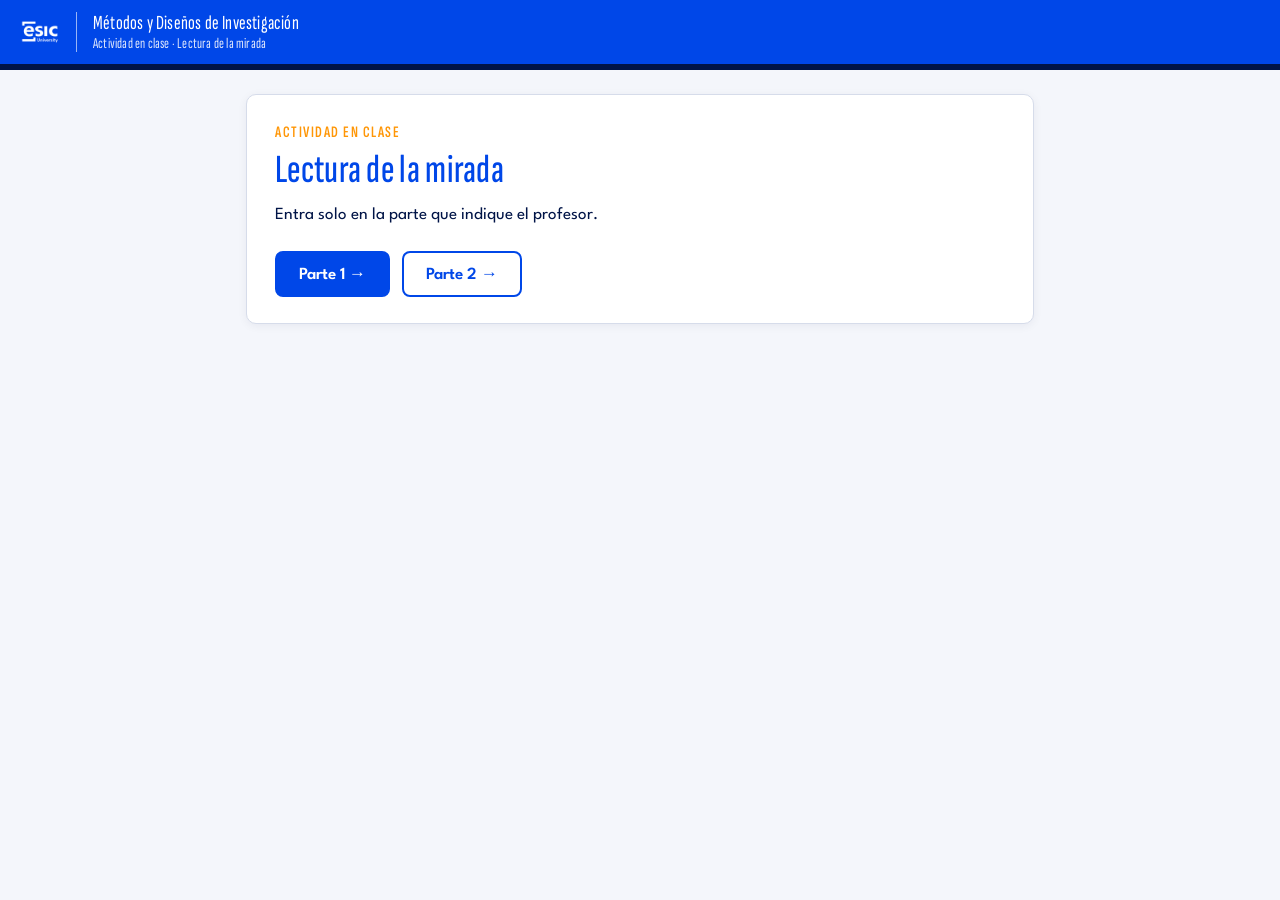
<file: index.html>
<!doctype html>
<html lang="es">
<head>
<meta charset="utf-8">
<meta name="viewport" content="width=device-width,initial-scale=1">
<meta name="robots" content="noindex">
<title>Lectura de la mirada · ESIC University</title>
<link rel="icon" href="img/logo-esic-azul.png">
<link rel="stylesheet" href="css/estilos.css">
</head>
<body>
<header class="cabecera">
  <img src="img/logo-esic-blanco.png" alt="ESIC University">
  <div class="sep"></div>
  <div class="asig"><span id="asig"></span><small id="tema"></small></div>
</header>
<div class="franja"></div>
<main>
  <section class="tarjeta">
    <div class="paso">Actividad en clase</div>
    <h1>Lectura de la mirada</h1>
    <p>Entra solo en la parte que indique el profesor.</p>
    <div class="botones">
      <button onclick="location.href='fase1.html'">Parte 1 →</button>
      <button class="secundario" onclick="location.href='fase2.html'">Parte 2 →</button>
    </div>
  </section>
</main>
<script src="js/config.js"></script>
<script src="js/comun.js"></script>
</body>
</html>
</file>
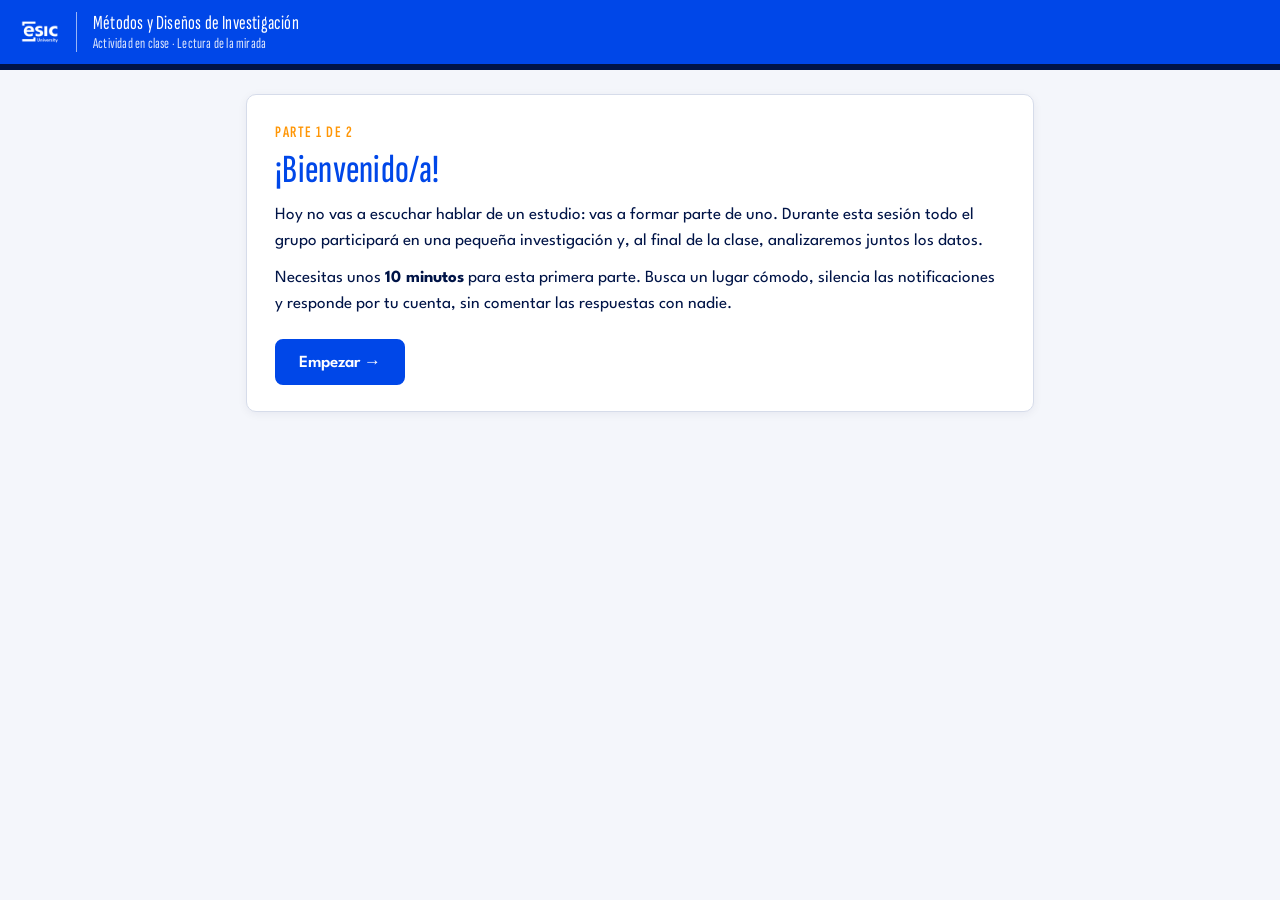
<file: fase1.html>
<!doctype html>
<html lang="es">
<head>
<meta charset="utf-8">
<meta name="viewport" content="width=device-width,initial-scale=1">
<meta name="robots" content="noindex">
<title>Lectura de la mirada · Parte 1 · ESIC University</title>
<link rel="icon" href="img/logo-esic-azul.png">
<link rel="stylesheet" href="css/estilos.css">
</head>
<body>
<header class="cabecera">
  <img src="img/logo-esic-blanco.png" alt="ESIC University">
  <div class="sep"></div>
  <div class="asig"><span id="asig"></span><small id="tema"></small></div>
</header>
<div class="franja"></div>

<main>
  <!-- 1. BIENVENIDA -->
  <section id="p-bienvenida" class="pantalla activa tarjeta">
    <div class="prueba-aviso modo-prueba oculto">Modo prueba: falta configurar la hoja de datos. Nada de lo que respondas se enviará.</div>
    <div class="paso">Parte 1 de 2</div>
    <h1>¡Bienvenido/a!</h1>
    <p>Hoy no vas a escuchar hablar de un estudio: vas a formar parte de uno. Durante esta sesión todo el grupo participará en una pequeña investigación y, al final de la clase, analizaremos juntos los datos.</p>
    <p>Necesitas unos <strong>10 minutos</strong> para esta primera parte. Busca un lugar cómodo, silencia las notificaciones y responde por tu cuenta, sin comentar las respuestas con nadie.</p>
    <div class="botones"><button onclick="mostrar('p-explicacion')">Empezar →</button></div>
  </section>

  <!-- 2. EXPLICACIÓN (sin describir variables ni hipótesis) -->
  <section id="p-explicacion" class="pantalla tarjeta">
    <div class="paso">Qué vas a hacer</div>
    <h2>Cómo funciona la actividad</h2>
    <ul>
      <li>Verás <strong>18 fotografías</strong> de la zona de los ojos de distintas personas.</li>
      <li>En cada una elegirás, entre cuatro palabras, la que mejor describe lo que esa persona está <strong>pensando o sintiendo</strong>.</li>
      <li>Si dudas, elige la que te parezca más adecuada. Puedes consultar el significado de las palabras, pero no hay límite de tiempo ni se muestran las respuestas correctas.</li>
      <li>Después, la aplicación te indicará qué hacer a continuación. Más tarde, en la misma clase, habrá una <strong>segunda parte</strong> parecida.</li>
    </ul>
    <p class="nota">Por razones metodológicas, algunos detalles de la actividad se explicarán al final de la sesión. No es un examen y no cuenta para la nota.</p>
    <div class="botones">
      <button class="secundario" onclick="mostrar('p-bienvenida')">← Atrás</button>
      <button onclick="mostrar('p-consentimiento')">Continuar →</button>
    </div>
  </section>

  <!-- 3. CONSENTIMIENTO INFORMADO -->
  <section id="p-consentimiento" class="pantalla tarjeta">
    <div class="paso">Antes de empezar</div>
    <h2>Consentimiento informado</h2>
    <div class="consent">
      <p><strong>Finalidad.</strong> Esta actividad tiene una finalidad exclusivamente docente: aprender, con datos reales del grupo, cómo se diseña y se analiza una investigación en Psicología.</p>
      <p><strong>Voluntariedad.</strong> Participar es voluntario. Puedes no participar o dejarlo en cualquier momento sin dar explicaciones y sin ninguna consecuencia académica. Tus respuestas no influyen en la calificación.</p>
      <p><strong>Datos.</strong> No se registra tu nombre. Usarás un código personal que solo tú conoces. Se guardan tus respuestas, el tiempo de respuesta, el sexo (opcional) y la zona del aula en la que estás sentado/a.</p>
      <p><strong>Confidencialidad.</strong> Solo <span id="responsable"></span> tiene acceso a los datos individuales. En clase solo se mostrarán resultados de grupo. Los datos se borrarán al terminar el curso académico.</p>
      <p><strong>Tus derechos.</strong> Puedes pedir que se eliminen tus datos indicando tu código<span id="contacto"></span>.</p>
      <p><strong>Riesgos.</strong> La tarea consiste en mirar fotografías y elegir palabras; no se prevén riesgos ni molestias más allá de los de una actividad habitual de clase.</p>
    </div>
    <label class="check"><input type="checkbox" id="acepto"> <span>He leído la información, tengo 18 años o más y <strong>acepto participar</strong> voluntariamente.</span></label>
    <div class="botones">
      <button id="btn-acepto" disabled>Acepto y continúo →</button>
      <button class="secundario" id="btn-no">No deseo participar</button>
    </div>
  </section>

  <!-- 4. CÓDIGO PERSONAL -->
  <section id="p-codigo" class="pantalla tarjeta">
    <div class="paso">Tu código personal</div>
    <h2>Crea tu código</h2>
    <p>Lo necesitarás en la segunda parte para unir tus respuestas sin usar tu nombre. Se forma así:</p>
    <div class="ejemplo"><strong>Inicial de tu nombre + inicial de tu primer apellido + día de tu nacimiento (dos cifras).</strong><br>
      Ejemplo: <em>Elena Rodríguez</em>, nacida el día <em>16</em> → <strong>ER16</strong>. Nacida el día 3 → <strong>ER03</strong>.</div>
    <label class="campo">Código
      <input type="text" id="codigo" maxlength="4" autocomplete="off" autocapitalize="characters" placeholder="ER16"></label>
    <div class="error" id="err-codigo"></div>
    <label class="campo">Sexo (opcional)
      <select id="sexo">
        <option value="">Prefiero no responder</option>
        <option value="mujer">Mujer</option>
        <option value="hombre">Hombre</option>
        <option value="otro">Otro</option>
      </select></label>
    <div class="botones"><button id="btn-codigo">Continuar →</button></div>
  </section>

  <!-- 5. INSTRUCCIONES DE LA PRUEBA -->
  <section id="p-instr" class="pantalla tarjeta">
    <div class="paso">Parte 1</div>
    <h2>Instrucciones</h2>
    <p>Para cada fotografía, toca la palabra que mejor describe lo que la persona está <strong>pensando o sintiendo</strong> y pulsa <em>Siguiente</em>.</p>
    <p>Fíjate solo en la mirada. Si varias palabras te parecen posibles, elige la que mejor encaje. No puedes volver atrás.</p>
    <div class="botones"><button id="btn-empezar">Empezar las fotografías →</button></div>
  </section>

  <!-- 6. PRUEBA -->
  <section id="p-prueba" class="pantalla tarjeta"><div id="prueba"></div></section>

  <!-- 7. ZONA DEL AULA -->
  <section id="p-aula" class="pantalla tarjeta">
    <div class="paso" id="paso-aula">Último paso</div>
    <h2>¿Dónde estás sentado/a?</h2>
    <p>Toca la fila y el lado en el que estás <strong>ahora mismo</strong>, mirando hacia la pizarra.</p>
    <div class="aula" id="aula"></div>
    <div class="leyenda-sel" id="sel-aula"></div>
    <div class="botones"><button id="btn-aula" disabled>Confirmar mi sitio →</button></div>
  </section>

  <!-- 8. GRUPO ASIGNADO -->
  <section id="p-grupo" class="pantalla tarjeta">
    <div class="grupo">
      <div class="paso">Tu grupo es el</div>
      <div class="letra" id="g-letra">A</div>
      <p><strong>Recuerda la letra:</strong> la necesitarás en la segunda parte.</p>
      <div class="accion" id="g-accion"></div>
      <p class="nota" id="g-texto" style="margin-top:14px"></p>
      <p class="nota">Deja esta página abierta hasta ver «Respuestas guardadas».</p>
    </div>
    <div class="estado" id="estado"></div>
  </section>
</main>

<script src="js/config.js"></script>
<script src="js/items.js"></script>
<script src="js/comun.js"></script>
<script>
(function () {
  const C = window.CONFIG;
  const D = { id: nuevoId("pre"), sesion: C.SESION, fase: "pre", forma: "A", fecha_inicio: new Date().toISOString() };
  let consiente = false, sitio = null;

  $("#responsable").textContent = C.RESPONSABLE;
  if (C.CONTACTO) $("#contacto").textContent = " a " + C.CONTACTO;

  $("#acepto").addEventListener("change", e => $("#btn-acepto").disabled = !e.target.checked);
  $("#btn-acepto").addEventListener("click", () => { consiente = true; mostrar("p-codigo"); });
  $("#btn-no").addEventListener("click", () => {
    consiente = false;
    $("#paso-aula").textContent = "No se guardará ningún dato tuyo";
    pintarAula(); mostrar("p-aula");
  });

  $("#btn-codigo").addEventListener("click", () => {
    const v = normalizarCodigo($("#codigo").value);
    $("#codigo").value = v;
    if (!codigoValido(v)) { $("#err-codigo").textContent = "Revisa el formato: dos letras y dos cifras del 01 al 31 (p. ej., ER16)."; return; }
    $("#err-codigo").textContent = "";
    D.codigo = v; D.sexo = $("#sexo").value;
    memoria.set("codigo", v);
    mostrar("p-instr");
  });

  $("#btn-empezar").addEventListener("click", () => {
    mostrar("p-prueba");
    Prueba(window.FORMA_A, $("#prueba"), (r) => {
      D.aciertos_pre = r.aciertos; D.n_items = r.n_items; D.duracion_s = r.duracion_s; D.tr_mediana_ms = r.tr_mediana_ms;
      Object.assign(D, columnasItems(r.detalle));
      pintarAula(); mostrar("p-aula");
    });
  });

  /* ----- Mapa del aula: 5 filas delanteras (izq/der) + 5 filas de grada ----- */
  function pintarAula() {
    const fila = (zona, n) => `
      <button class="asiento" data-zona="${zona}" data-fila="${n}" data-lado="izquierda">Fila ${n} · izq.</button>
      <div class="pasillo"></div>
      <button class="asiento" data-zona="${zona}" data-fila="${n}" data-lado="derecha">Fila ${n} · der.</button>`;
    let h = `<div class="pizarra">PIZARRA</div><div class="orient"><span>← Izquierda</span><span>Derecha →</span></div>`;
    h += `<div class="filas">`;
    for (let i = 1; i <= 5; i++) h += fila("delante", i);
    h += `</div>`;
    $("#aula").innerHTML = h;
    $("#aula").querySelectorAll(".asiento").forEach(b => b.addEventListener("click", () => {
      $("#aula").querySelectorAll(".asiento").forEach(x => x.classList.remove("sel"));
      b.classList.add("sel");
      sitio = { lado: b.dataset.lado, zona: b.dataset.zona, fila: Number(b.dataset.fila) };
      $("#sel-aula").textContent = `Fila ${sitio.fila} · lado ${sitio.lado}`;
      $("#btn-aula").disabled = false;
    }));
  }

  $("#btn-aula").addEventListener("click", () => {
    if (!sitio) return;
    const grupo = sitio.lado === "izquierda" ? C.GRUPO_IZQUIERDA : C.GRUPO_DERECHA;
    const ins = C.INSTRUCCIONES_GRUPO[grupo];
    $("#g-letra").textContent = grupo;
    $("#g-accion").textContent = ins.sale ? "Sal del aula" : "Quédate en el aula";
    $("#g-accion").className = "accion " + (ins.sale ? "sale" : "queda");
    $("#g-texto").textContent = ins.texto;
    mostrar("p-grupo");
    if (!consiente) return;
    Object.assign(D, { lado: sitio.lado, zona: sitio.fila <= 2 ? "delante" : sitio.fila >= 4 ? "detras" : "medio", fila: sitio.fila,
      fila_global: sitio.fila,
      grupo_asignado: grupo, fecha_fin: new Date().toISOString(),
      movil: /Mobi|Android|iPhone/i.test(navigator.userAgent) ? 1 : 0 });
    memoria.set("pre_hecho", { codigo: D.codigo, sesion: C.SESION });
    enviar("pre", D, pintarEstado($("#estado")));
  });

  window.addEventListener("beforeunload", e => {
    if ((memoria.get("cola") || []).length) { e.preventDefault(); e.returnValue = ""; }
  });
})();
</script>
</body>
</html>
</file>
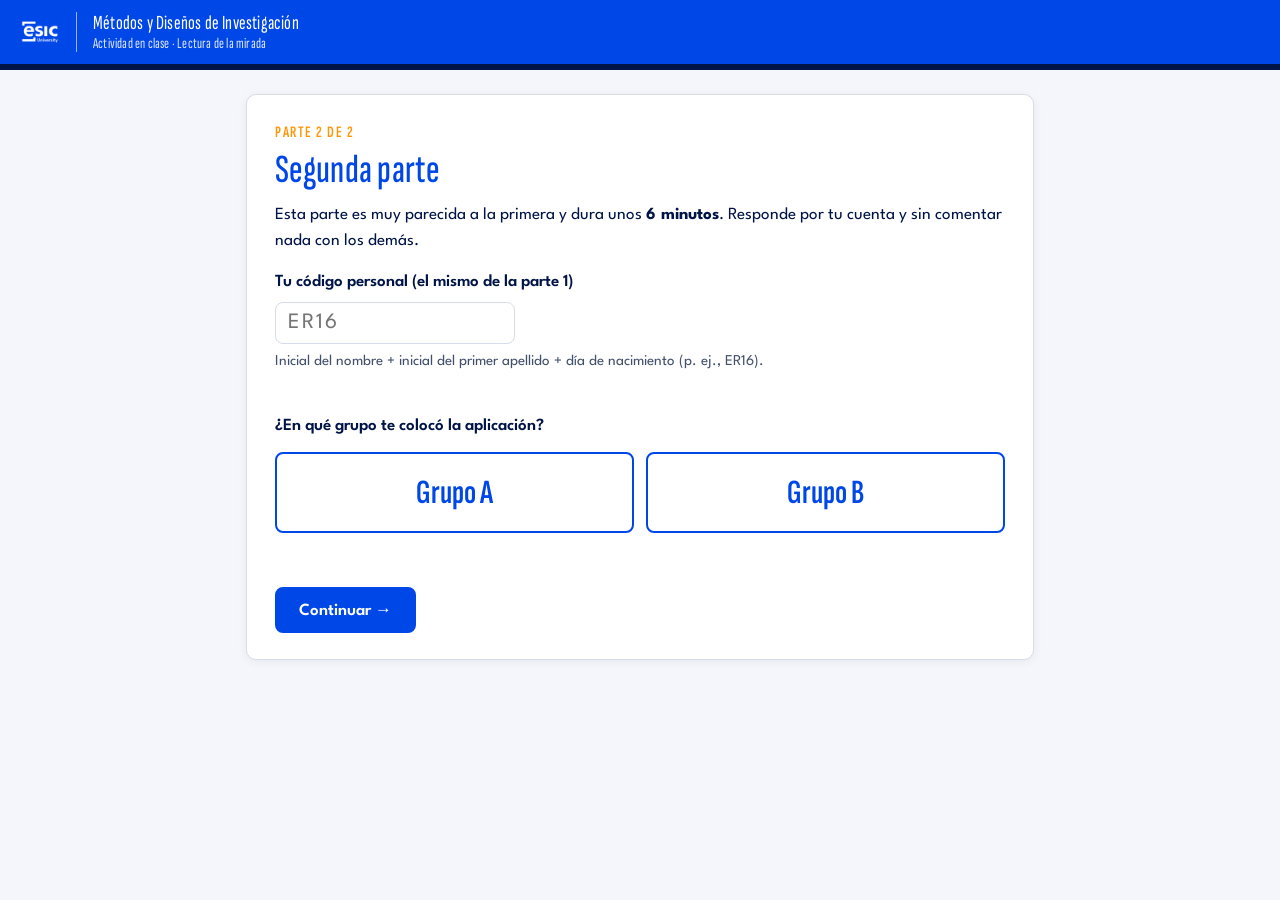
<file: fase2.html>
<!doctype html>
<html lang="es">
<head>
<meta charset="utf-8">
<meta name="viewport" content="width=device-width,initial-scale=1">
<meta name="robots" content="noindex">
<title>Lectura de la mirada · Parte 2 · ESIC University</title>
<link rel="icon" href="img/logo-esic-azul.png">
<link rel="stylesheet" href="css/estilos.css">
</head>
<body>
<header class="cabecera">
  <img src="img/logo-esic-blanco.png" alt="ESIC University">
  <div class="sep"></div>
  <div class="asig"><span id="asig"></span><small id="tema"></small></div>
</header>
<div class="franja"></div>

<main>
  <!-- 1. BIENVENIDA + CÓDIGO + GRUPO -->
  <section id="p-inicio" class="pantalla activa tarjeta">
    <div class="prueba-aviso modo-prueba oculto">Modo prueba: falta configurar la hoja de datos. Nada de lo que respondas se enviará.</div>
    <div class="paso">Parte 2 de 2</div>
    <h1>Segunda parte</h1>
    <p>Esta parte es muy parecida a la primera y dura unos <strong>6 minutos</strong>. Responde por tu cuenta y sin comentar nada con los demás.</p>
    <label class="campo">Tu código personal (el mismo de la parte 1)
      <input type="text" id="codigo" maxlength="4" autocomplete="off" autocapitalize="characters" placeholder="ER16"></label>
    <div class="nota">Inicial del nombre + inicial del primer apellido + día de nacimiento (p. ej., ER16).</div>
    <div class="error" id="err-codigo"></div>
    <div class="campo" style="margin-top:18px">¿En qué grupo te colocó la aplicación?</div>
    <div class="grupo-btns">
      <button type="button" data-g="A">Grupo A</button>
      <button type="button" data-g="B">Grupo B</button>
    </div>
    <div class="error" id="err-grupo"></div>
    <div class="botones"><button id="btn-inicio">Continuar →</button></div>
  </section>

  <!-- 2. INSTRUCCIONES -->
  <section id="p-instr" class="pantalla tarjeta">
    <div class="paso">Parte 2</div>
    <h2>Instrucciones</h2>
    <p>Igual que antes: verás <strong>18 fotografías nuevas</strong>. Para cada una, toca la palabra que mejor describe lo que la persona está <strong>pensando o sintiendo</strong> y pulsa <em>Siguiente</em>.</p>
    <p>Fíjate solo en la mirada. No puedes volver atrás.</p>
    <div class="botones"><button id="btn-empezar">Empezar las fotografías →</button></div>
  </section>

  <!-- 3. PRUEBA -->
  <section id="p-prueba" class="pantalla tarjeta"><div id="prueba"></div></section>

  <!-- 4. PREGUNTA FINAL -->
  <section id="p-final" class="pantalla tarjeta">
    <div class="paso">Una última pregunta</div>
    <h2>Mientras estabais separados…</h2>
    <p>Desde que terminaste la parte 1, ¿has hablado con alguien <strong>del otro grupo</strong> sobre las fotografías o sobre lo que estabais haciendo?</p>
    <div class="si-no">
      <button type="button" data-v="no">No</button>
      <button type="button" data-v="si">Sí</button>
    </div>
    <div class="botones"><button id="btn-enviar" disabled>Enviar mis respuestas →</button></div>
  </section>

  <!-- 5. GRACIAS -->
  <section id="p-gracias" class="pantalla tarjeta">
    <div class="grupo">
      <div class="paso">Has terminado</div>
      <h1>¡Gracias!</h1>
      <p id="msg-final"></p>
      <p class="nota">Al final de la clase veremos juntos los resultados y descubriremos qué estábamos investigando.</p>
    </div>
    <div class="estado" id="estado"></div>
  </section>
</main>

<script src="js/config.js"></script>
<script src="js/items.js"></script>
<script src="js/comun.js"></script>
<script>
(function () {
  const C = window.CONFIG;
  const D = { id: nuevoId("post"), sesion: C.SESION, fase: "post", forma: "B", fecha_inicio: new Date().toISOString() };
  let grupo = null, hablo = null;

  const previo = memoria.get("codigo");
  if (previo) $("#codigo").value = previo;

  document.querySelectorAll(".grupo-btns button").forEach(b => b.addEventListener("click", () => {
    document.querySelectorAll(".grupo-btns button").forEach(x => x.classList.remove("sel"));
    b.classList.add("sel"); grupo = b.dataset.g; $("#err-grupo").textContent = "";
  }));

  $("#btn-inicio").addEventListener("click", () => {
    const v = normalizarCodigo($("#codigo").value);
    $("#codigo").value = v;
    let ok = true;
    if (!codigoValido(v)) { $("#err-codigo").textContent = "Revisa el formato: dos letras y dos cifras del 01 al 31 (p. ej., ER16)."; ok = false; }
    else $("#err-codigo").textContent = "";
    if (!grupo) { $("#err-grupo").textContent = "Elige tu grupo."; ok = false; }
    if (!ok) return;
    D.codigo = v; D.grupo_declarado = grupo;
    mostrar("p-instr");
  });

  $("#btn-empezar").addEventListener("click", () => {
    mostrar("p-prueba");
    Prueba(window.FORMA_B, $("#prueba"), (r) => {
      D.aciertos_post = r.aciertos; D.n_items = r.n_items; D.duracion_s = r.duracion_s; D.tr_mediana_ms = r.tr_mediana_ms;
      Object.assign(D, columnasItems(r.detalle));
      mostrar("p-final");
    });
  });

  document.querySelectorAll(".si-no button").forEach(b => b.addEventListener("click", () => {
    document.querySelectorAll(".si-no button").forEach(x => x.classList.remove("sel"));
    b.classList.add("sel"); hablo = b.dataset.v; $("#btn-enviar").disabled = false;
  }));

  $("#btn-enviar").addEventListener("click", () => {
    D.hablo_otro_grupo = hablo;
    D.fecha_fin = new Date().toISOString();
    D.movil = /Mobi|Android|iPhone/i.test(navigator.userAgent) ? 1 : 0;
    $("#msg-final").textContent = (C.FINAL_PARTE2 || {})[grupo] || "";
    mostrar("p-gracias");
    enviar("post", D, pintarEstado($("#estado")));
  });

  window.addEventListener("beforeunload", e => {
    if ((memoria.get("cola") || []).length) { e.preventDefault(); e.returnValue = ""; }
  });
})();
</script>
</body>
</html>
</file>
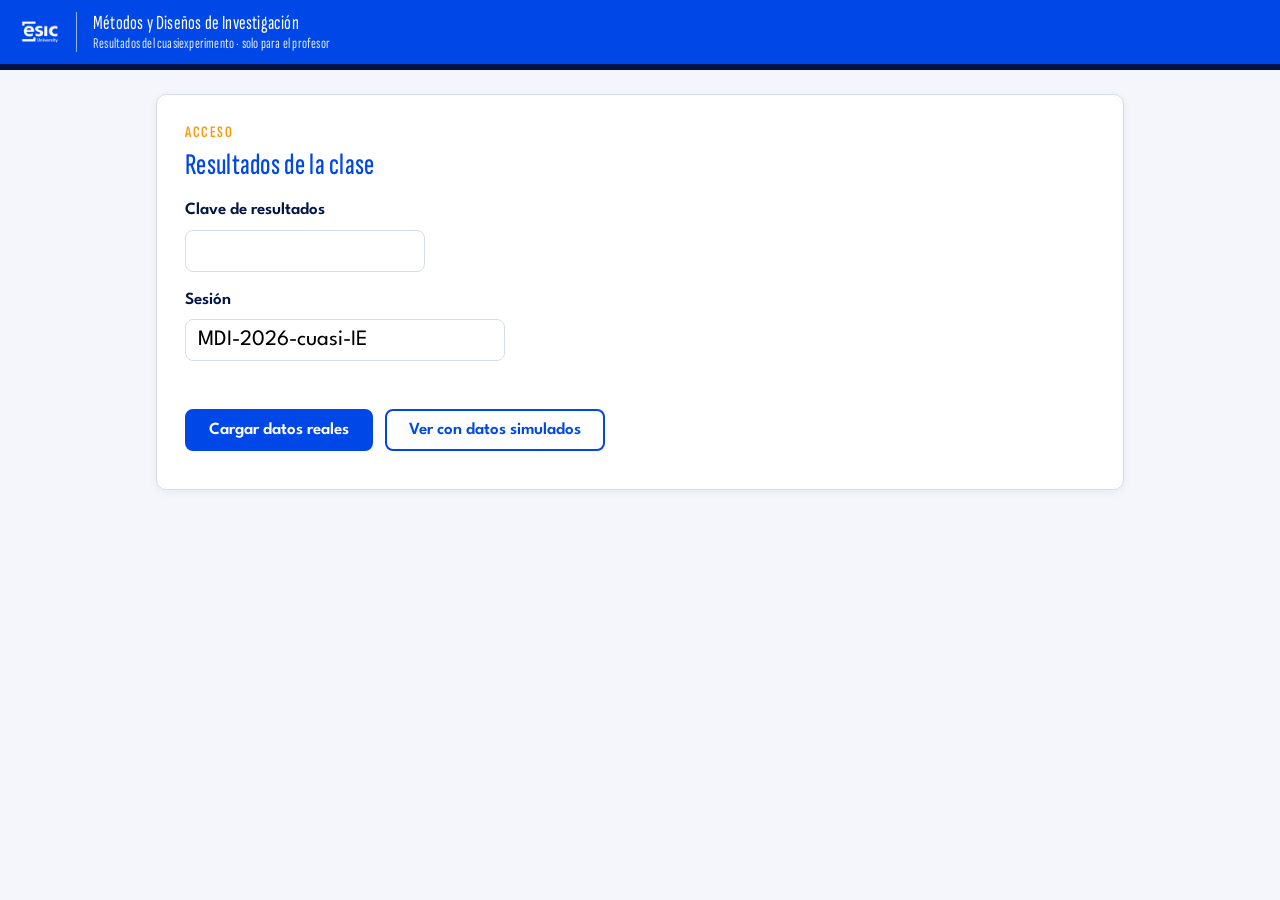
<file: resultados.html>
<!doctype html>
<html lang="es">
<head>
<meta charset="utf-8">
<meta name="viewport" content="width=device-width,initial-scale=1">
<meta name="robots" content="noindex">
<title>Resultados · Lectura de la mirada · ESIC University</title>
<link rel="icon" href="img/logo-esic-azul.png">
<link rel="stylesheet" href="css/estilos.css">
<script src="js/chart.umd.js"></script>
<style>main{max-width:1000px}</style>
</head>
<body>
<header class="cabecera">
  <img src="img/logo-esic-blanco.png" alt="ESIC University">
  <div class="sep"></div>
  <div class="asig"><span id="asig"></span><small>Resultados del cuasiexperimento · solo para el profesor</small></div>
</header>
<div class="franja"></div>

<main>
  <section class="tarjeta" id="acceso">
    <div class="paso">Acceso</div>
    <h2>Resultados de la clase</h2>
    <label class="campo">Clave de resultados <input type="password" id="clave" style="text-transform:none;letter-spacing:0"></label>
    <label class="campo">Sesión <input type="text" id="sesion" style="text-transform:none;letter-spacing:0;max-width:320px"></label>
    <div class="error" id="err"></div>
    <div class="botones">
      <button id="btn-cargar">Cargar datos reales</button>
      <button class="secundario" id="btn-demo">Ver con datos simulados</button>
      <button class="secundario oculto" id="btn-csv">Descargar CSV</button>
    </div>
    <p class="nota" id="aviso-demo"></p>
  </section>

  <div id="res" class="oculto">
    <section class="tarjeta panel">
      <div class="paso">0 · ¿Quién participó?</div>
      <h2>Participantes</h2>
      <div class="kpis" id="kpis"></div>
      <div class="pregunta-debate">¿Perdimos a alguien entre la parte 1 y la 2? ¿Coincide el grupo que declaran con el asignado? ¿Hubo contacto entre grupos? El grupo A esperó fuera unos 20 minutos antes de su actividad y el B hizo la parte 2 antes: ¿qué pudo pasar en ese tiempo? (abandono, contaminación, historia)</div>
    </section>

    <section class="tarjeta panel">
      <div class="paso">1 · El resultado principal</div>
      <h2>Aciertos antes y después, por grupo</h2>
      <div class="grafico"><canvas id="g-medias"></canvas></div>
      <table class="t" id="t-desc"></table>
      <p id="txt-efecto"></p>
      <div class="pregunta-debate">El grupo de control también cambia del pre al post. ¿Por qué? ¿Qué nos habría hecho creer el grupo A si no tuviéramos grupo B?</div>
    </section>

    <section class="tarjeta panel">
      <div class="paso">2 · Persona a persona</div>
      <h2>Trayectorias individuales</h2>
      <div class="grafico"><canvas id="g-indiv"></canvas></div>
    </section>

    <section class="tarjeta panel">
      <div class="paso">3 · ¿Partían del mismo punto?</div>
      <h2>Pretest por grupo (antes de cualquier actividad)</h2>
      <div class="grafico" style="height:260px"><canvas id="g-pre"></canvas></div>
      <p id="txt-pre"></p>
      <div class="pregunta-debate">Nadie ha recibido nada todavía. Si los grupos ya difieren, ¿de dónde sale la diferencia? (selección: os sentasteis donde quisisteis)</div>
    </section>

    <section class="tarjeta panel">
      <div class="paso">4 · Regresión a la media</div>
      <h2>Cambio según cómo le fue a cada persona en el pretest</h2>
      <div class="grafico" style="height:280px"><canvas id="g-rm"></canvas></div>
      <div class="pregunta-debate">¿Quién «mejora» más: quien puntuó bajo o alto en el pretest? ¿Pasa en los dos grupos? ¿Qué implica para un programa que se aplica solo a quien puntúa peor?</div>
    </section>

    <section class="tarjeta panel">
      <div class="paso">5 · Comparaciones sin manipulación (ex post facto)</div>
      <h2>Pretest por zona del aula y por sexo</h2>
      <table class="t" id="t-expf"></table>
      <div class="pregunta-debate">Aquí nadie ha manipulado nada. ¿Podemos concluir que sentarse delante o detrás, o ser mujer u hombre, <em>causa</em> una puntuación distinta? ¿En qué se diferencia del resultado del apartado 1?</div>
    </section>
  </div>
</main>

<script src="js/config.js"></script>
<script>
(function () {
  const C = window.CONFIG, $ = s => document.querySelector(s);
  $("#asig").textContent = C.ASIGNATURA;
  $("#sesion").value = C.SESION;
  const AZUL = "#0047E8", NAR = "#FF9606", MAR = "#001447";
  const COL = { A: NAR, B: AZUL };
  let filas = [], graficos = [];

  /* ---------- Estadística básica ---------- */
  const media = a => a.reduce((s, x) => s + x, 0) / a.length;
  const de = a => { if (a.length < 2) return NaN; const m = media(a); return Math.sqrt(a.reduce((s, x) => s + (x - m) ** 2, 0) / (a.length - 1)); };
  const f2 = x => isFinite(x) ? x.toFixed(2).replace(".", ",") : "—";
  const fp = p => !isFinite(p) ? "—" : p < .001 ? "< ,001" : "= " + p.toFixed(3).replace("0.", ",");
  function betacf(a, b, x) { let qab = a + b, qap = a + 1, qam = a - 1, c = 1, d = 1 - qab * x / qap; d = 1 / (Math.abs(d) < 1e-30 ? 1e-30 : d); let h = d;
    for (let m = 1; m <= 200; m++) { const m2 = 2 * m; let aa = m * (b - m) * x / ((qam + m2) * (a + m2)); d = 1 + aa * d; d = 1 / (Math.abs(d) < 1e-30 ? 1e-30 : d); c = 1 + aa / c; h *= d * c;
      aa = -(a + m) * (qab + m) * x / ((a + m2) * (qap + m2)); d = 1 + aa * d; d = 1 / (Math.abs(d) < 1e-30 ? 1e-30 : d); c = 1 + aa / c; const del = d * c; h *= del; if (Math.abs(del - 1) < 3e-12) break; } return h; }
  function lgamma(z) { const g = [76.18009172947146, -86.50532032941677, 24.01409824083091, -1.231739572450155, .1208650973866179e-2, -.5395239384953e-5];
    let x = z, y = z, t = x + 5.5; t -= (x + .5) * Math.log(t); let s = 1.000000000190015; for (const c of g) s += c / ++y; return -t + Math.log(2.5066282746310005 * s / x); }
  function ibeta(x, a, b) { if (x <= 0) return 0; if (x >= 1) return 1; const bt = Math.exp(lgamma(a + b) - lgamma(a) - lgamma(b) + a * Math.log(x) + b * Math.log(1 - x));
    return x < (a + 1) / (a + b + 2) ? bt * betacf(a, b, x) / a : 1 - bt * betacf(b, a, 1 - x) / b; }
  const pT = (t, gl) => ibeta(gl / (gl + t * t), gl / 2, .5);   // bilateral
  function welch(a, b) { const va = de(a) ** 2 / a.length, vb = de(b) ** 2 / b.length, t = (media(a) - media(b)) / Math.sqrt(va + vb);
    const gl = (va + vb) ** 2 / (va ** 2 / (a.length - 1) + vb ** 2 / (b.length - 1)); return { t, gl, p: pT(t, gl) }; }
  function dCohen(a, b) { const sp = Math.sqrt(((a.length - 1) * de(a) ** 2 + (b.length - 1) * de(b) ** 2) / (a.length + b.length - 2)); return (media(a) - media(b)) / sp; }
  /* ANCOVA: post = b0 + b1·pre + b2·(grupo A) */
  function ancova(fs) {
    const X = fs.map(f => [1, f.pre, f.grupo === "A" ? 1 : 0]), y = fs.map(f => f.post), n = fs.length, k = 3;
    if (n <= k + 1) return null;
    const XtX = [0, 1, 2].map(i => [0, 1, 2].map(j => X.reduce((s, r) => s + r[i] * r[j], 0)));
    const Xty = [0, 1, 2].map(i => X.reduce((s, r, q) => s + r[i] * y[q], 0));
    const inv = inv3(XtX); if (!inv) return null;
    const b = inv.map(r => r.reduce((s, v, j) => s + v * Xty[j], 0));
    const sse = X.reduce((s, r, q) => s + (y[q] - (b[0] + b[1] * r[1] + b[2] * r[2])) ** 2, 0);
    const s2 = sse / (n - k), se = Math.sqrt(s2 * inv[2][2]), t = b[2] / se;
    return { b: b[2], se, t, gl: n - k, p: pT(t, n - k), mediaPre: media(fs.map(f => f.pre)), b0: b[0], b1: b[1] };
  }
  function inv3(m) { const [a, b, c] = m[0], [d, e, f] = m[1], [g, h, i] = m[2];
    const A = e * i - f * h, B = -(d * i - f * g), Cc = d * h - e * g, det = a * A + b * B + c * Cc; if (Math.abs(det) < 1e-12) return null;
    return [[A, -(b * i - c * h), b * f - c * e], [B, a * i - c * g, -(a * f - c * d)], [Cc, -(a * h - b * g), a * e - b * d]].map(r => r.map(v => v / det)); }

  /* ---------- Carga ---------- */
  $("#btn-cargar").addEventListener("click", async () => {
    $("#err").textContent = "";
    if (!C.ENDPOINT) { $("#err").textContent = "Falta la URL de la hoja (ENDPOINT en js/config.js). Puedes ver la página con datos simulados."; return; }
    try {
      const r = await fetch(`${C.ENDPOINT}?accion=datos&clave=${encodeURIComponent($("#clave").value)}&sesion=${encodeURIComponent($("#sesion").value.trim())}`);
      const j = await r.json();
      if (j.error) { $("#err").textContent = j.error; return; }
      $("#aviso-demo").textContent = `Datos reales cargados: ${new Date().toLocaleTimeString("es-ES")}. Pulsa de nuevo para actualizar.`;
      unir(j.pre, j.post);
    } catch (e) { $("#err").textContent = "No se pudo conectar con la hoja: " + e.message; }
  });
  $("#btn-demo").addEventListener("click", () => {
    $("#aviso-demo").textContent = "⚠ DATOS SIMULADOS (no son de la clase). Sirven para ensayar la explicación.";
    const d = simular(); unir(d.pre, d.post);
  });
  $("#btn-csv").addEventListener("click", () => {
    const cab = ["codigo", "grupo", "grupo_declarado", "lado", "zona", "fila_global", "sexo", "pre", "post", "ganancia", "hablo_otro_grupo"];
    const csv = [cab.join(";")].concat(filas.map(f => cab.map(k => f[k] ?? "").join(";"))).join("\n");
    const a = document.createElement("a"); a.href = URL.createObjectURL(new Blob(["﻿" + csv], { type: "text/csv" }));
    a.download = "cuasiexperimento_IE.csv"; a.click();
  });

  function unir(pre, post) {
    const ult = l => { const m = {}; (l || []).forEach(f => m[String(f.codigo).toUpperCase()] = f); return m; };
    const P = ult(pre), Q = ult(post);
    const cods = [...new Set(Object.keys(P).concat(Object.keys(Q)))];
    const todas = cods.map(c => {
      const a = P[c] || {}, b = Q[c] || {};
      const vpre = a.aciertos_pre === "" || a.aciertos_pre == null ? null : Number(a.aciertos_pre);
      const vpost = b.aciertos_post === "" || b.aciertos_post == null ? null : Number(b.aciertos_post);
      return { codigo: c, grupo: a.grupo_asignado || b.grupo_declarado || "", grupo_declarado: b.grupo_declarado || "",
        lado: a.lado || "", zona: a.zona || "", fila_global: a.fila_global || "", sexo: a.sexo || "",
        pre: vpre, post: vpost, ganancia: vpre != null && vpost != null ? vpost - vpre : null, hablo_otro_grupo: b.hablo_otro_grupo || "" };
    });
    filas = todas;
    pintar(todas);
  }

  /* ---------- Pintar ---------- */
  function pintar(todas) {
    graficos.forEach(g => g.destroy()); graficos = [];
    $("#res").classList.remove("oculto"); $("#btn-csv").classList.remove("oculto");
    const comp = todas.filter(f => f.pre != null && f.post != null && (f.grupo === "A" || f.grupo === "B"));
    const G = g => comp.filter(f => f.grupo === g);
    const nPre = todas.filter(f => f.pre != null).length, nPost = todas.filter(f => f.post != null).length;
    const noCoinc = todas.filter(f => f.grupo_declarado && f.grupo && f.grupo_declarado !== f.grupo).length;
    const hablo = todas.filter(f => f.hablo_otro_grupo === "si").length;
    $("#kpis").innerHTML = [[nPre, "hicieron la parte 1"], [nPost, "hicieron la parte 2"], [comp.length, "con las dos partes"],
      [G("A").length + " / " + G("B").length, "grupo A / grupo B"], [nPre - todas.filter(f => f.pre != null && f.post != null).length, "sin parte 2 (abandono)"],
      [noCoinc, "declaran otro grupo"], [hablo, "hablaron con el otro grupo"]]
      .map(([v, t]) => `<div class="kpi"><b>${v}</b><span>${t}</span></div>`).join("");

    const etq = g => C.ETIQUETAS[g] || "Grupo " + g;
    // 1. Medias
    const ds = ["A", "B"].map(g => ({ label: etq(g), data: [media(G(g).map(f => f.pre)), media(G(g).map(f => f.post))],
      borderColor: COL[g], backgroundColor: COL[g], borderWidth: 4, pointRadius: 7, tension: 0 }));
    graficos.push(new Chart($("#g-medias"), { type: "line", data: { labels: ["Pretest (forma A)", "Postest (forma B)"], datasets: ds },
      options: (() => { const o = opc("Aciertos (de 18)"), v = ds.flatMap(d => d.data).filter(isFinite);
        o.scales.y.min = Math.max(0, Math.floor(Math.min(...v)) - 3); o.scales.y.max = Math.min(18, Math.ceil(Math.max(...v)) + 3); return o; })() }));
    $("#t-desc").innerHTML = `<tr><th>Grupo</th><th>n</th><th>Pre M (DE)</th><th>Post M (DE)</th><th>Cambio M (DE)</th></tr>` +
      ["A", "B"].map(g => { const x = G(g); return `<tr><td>${etq(g)}</td><td>${x.length}</td><td>${f2(media(x.map(f => f.pre)))} (${f2(de(x.map(f => f.pre)))})</td><td>${f2(media(x.map(f => f.post)))} (${f2(de(x.map(f => f.post)))})</td><td>${f2(media(x.map(f => f.ganancia)))} (${f2(de(x.map(f => f.ganancia)))})</td></tr>`; }).join("");
    const ga = G("A").map(f => f.ganancia), gb = G("B").map(f => f.ganancia);
    if (ga.length >= 2 && gb.length >= 2) {
      const w = welch(ga, gb), dd = dCohen(ga, gb), an = ancova(comp);
      $("#txt-efecto").innerHTML = `<strong>Diferencia de cambios (A − B):</strong> ${f2(media(ga) - media(gb))} aciertos; t de Welch(${f2(w.gl)}) = ${f2(w.t)}, p ${fp(w.p)}, d = ${f2(dd)}.` +
        (an ? `<br><strong>ANCOVA</strong> (postest controlando el pretest): efecto del grupo A = ${f2(an.b)} aciertos, t(${an.gl}) = ${f2(an.t)}, p ${fp(an.p)}.` : "") +
        `<br><span class="nota">Con tan pocas personas por grupo, que p no sea significativa no demuestra que el entrenamiento no funcione: la potencia es muy baja.</span>`;
    } else $("#txt-efecto").textContent = "Faltan datos: se necesitan al menos 2 personas por grupo con las dos partes.";

    // 2. Individuales
    graficos.push(new Chart($("#g-indiv"), { type: "line", data: { labels: ["Pretest", "Postest"],
      datasets: comp.map(f => ({ label: f.grupo, data: [f.pre + jit(f.codigo), f.post + jit(f.codigo + "x")], borderColor: COL[f.grupo] + "AA", backgroundColor: COL[f.grupo], borderWidth: 2, pointRadius: 4 })) },
      options: Object.assign(opc("Aciertos (de 18)"), { plugins: { legend: { display: false }, tooltip: { enabled: false } } }) }));

    // 3. Pretest por grupo (todos los que hicieron el pre)
    const preG = g => todas.filter(f => f.pre != null && f.grupo === g).map(f => f.pre);
    graficos.push(new Chart($("#g-pre"), { type: "scatter",
      data: { datasets: ["A", "B"].map((g, i) => ({ label: etq(g), data: preG(g).map(v => ({ x: i + (Math.random() - .5) * .3, y: v })), backgroundColor: COL[g], pointRadius: 7 }))
        .concat(["A", "B"].map((g, i) => ({ label: "Media " + g, type: "line", data: [{ x: i - .3, y: media(preG(g)) }, { x: i + .3, y: media(preG(g)) }], borderColor: MAR, borderWidth: 3, pointRadius: 0 }))) },
      options: { maintainAspectRatio: false, plugins: { legend: { labels: { filter: it => !it.text.startsWith("Media") } } },
        scales: { x: { min: -.6, max: 1.6, ticks: { callback: v => v === 0 ? "Grupo A" : v === 1 ? "Grupo B" : "" , stepSize: 1 } }, y: { title: { display: true, text: "Aciertos pretest" }, suggestedMin: 5, suggestedMax: 18 } } } }));
    const pa = preG("A"), pb = preG("B");
    if (pa.length >= 2 && pb.length >= 2) { const w = welch(pa, pb);
      $("#txt-pre").innerHTML = `Pretest: A = ${f2(media(pa))}, B = ${f2(media(pb))}; diferencia = ${f2(media(pa) - media(pb))}, t(${f2(w.gl)}) = ${f2(w.t)}, p ${fp(w.p)}, d = ${f2(dCohen(pa, pb))}.`; }

    // 4. Regresión a la media: terciles del pretest (de toda la muestra emparejada)
    const orden = comp.map(f => f.pre).sort((a, b) => a - b);
    const q1 = orden[Math.floor(orden.length / 3)], q2 = orden[Math.floor(2 * orden.length / 3)];
    const ter = f => f.pre < q1 ? 0 : f.pre < q2 ? 1 : 2;
    const etT = ["Pretest bajo", "Pretest medio", "Pretest alto"];
    graficos.push(new Chart($("#g-rm"), { type: "bar", data: { labels: etT,
      datasets: ["A", "B"].map(g => ({ label: etq(g), backgroundColor: COL[g], data: [0, 1, 2].map(t => { const x = G(g).filter(f => ter(f) === t).map(f => f.ganancia); return x.length ? media(x) : null; }) })) },
      options: opc("Cambio medio (post − pre)") }));

    // 5. Ex post facto
    const fila = (et, x) => `<tr><td>${et}</td><td>${x.length}</td><td>${x.length ? f2(media(x)) : "—"}</td><td>${x.length > 1 ? f2(de(x)) : "—"}</td></tr>`;
    const pv = (k, v) => todas.filter(f => f.pre != null && f[k] === v).map(f => f.pre);
    $("#t-expf").innerHTML = `<tr><th>Comparación</th><th>n</th><th>Pretest M</th><th>DE</th></tr>` +
      fila("Filas 1-2 (delante)", pv("zona", "delante")) + fila("Filas 4-5 (detrás)", pv("zona", "detras")) +
      fila("Mujeres", pv("sexo", "mujer")) + fila("Hombres", pv("sexo", "hombre"));
  }
  function opc(ytxt) { return { maintainAspectRatio: false, plugins: { legend: { position: "bottom" } }, scales: { y: { title: { display: true, text: ytxt } } } }; }
  function jit(s) { let h = 0; for (const c of s) h = (h * 31 + c.charCodeAt(0)) % 997; return (h / 997 - .5) * .35; }

  /* ---------- Datos simulados para ensayar ---------- */
  function simular() {
    const pre = [], post = [], letras = "ABCDEFGHIJLMNOPRSTV";
    for (let i = 0; i < 16; i++) {
      const g = i % 2 ? "B" : "A", hab = (g === "A" ? 11.2 : 12.4) + norm() * 2.1;
      const cod = letras[i] + letras[(i * 7) % 19] + String(10 + i);
      const p = clamp(Math.round(hab + norm() * 1.6)), q = clamp(Math.round(hab + .8 + (g === "A" ? 1.4 : 0) + norm() * 1.6));
      pre.push({ codigo: cod, grupo_asignado: g, lado: g === "A" ? "izquierda" : "derecha", zona: ["delante", "medio", "detras"][i % 3], sexo: i % 4 ? "mujer" : "hombre", aciertos_pre: p });
      if (i !== 5) post.push({ codigo: cod, grupo_declarado: i === 9 ? "A" : g, hablo_otro_grupo: i === 3 ? "si" : "no", aciertos_post: q });
    }
    return { pre, post };
  }
  function norm() { return Math.sqrt(-2 * Math.log(Math.random() || 1e-9)) * Math.cos(2 * Math.PI * Math.random()); }
  function clamp(v) { return Math.max(0, Math.min(18, v)); }
})();
</script>
</body>
</html>
</file>
<file: css/estilos.css>
/* Estilos ESIC University — azul #0047E8, marino #001447, naranja #FF9606 */
@import url('https://fonts.googleapis.com/css2?family=League+Spartan:wght@400;600;700&family=Sofia+Sans+Extra+Condensed:wght@500;600&display=swap');

:root{
  --azul:#0047E8; --marino:#001447; --naranja:#FF9606;
  --fondo:#F4F6FB; --tarjeta:#FFFFFF; --texto:#001447; --texto2:#43506B; --borde:#D6DCEA;
  --ok:#1B7F3B; --error:#B3261E; --suave:#EEF2FD;
  --titulo:'Sofia Sans Extra Condensed','Arial Narrow',Arial,sans-serif;
  --cuerpo:'League Spartan',Arial,Helvetica,sans-serif;
}
*{box-sizing:border-box}
html,body{margin:0;padding:0}
html{background:#F4F6FB}
body{background:var(--fondo);color:var(--texto);font-family:var(--cuerpo);font-size:17px;line-height:1.5;-webkit-text-size-adjust:100%}

/* Cabecera */
.cabecera{background:var(--azul);color:#fff;display:flex;align-items:center;gap:16px;padding:12px 20px}
.cabecera img{height:40px;width:auto}
.cabecera .sep{width:1px;align-self:stretch;background:rgba(255,255,255,.6)}
.cabecera .asig{font-family:var(--titulo);font-size:20px;line-height:1.15;letter-spacing:.2px}
.cabecera .asig small{display:block;font-size:15px;opacity:.85}
.franja{height:6px;background:var(--marino)}

main{max-width:820px;margin:24px auto 48px;padding:0 16px}
.tarjeta{background:var(--tarjeta);border:1px solid var(--borde);border-radius:10px;padding:26px 28px;box-shadow:0 2px 10px rgba(0,20,71,.06)}
.pantalla{display:none}
.pantalla.activa{display:block}
.paso{font-family:var(--titulo);font-size:16px;letter-spacing:1.5px;text-transform:uppercase;color:var(--naranja);font-weight:600;margin-bottom:4px}
h1,h2{font-family:var(--titulo);font-weight:500;color:var(--azul);letter-spacing:.3px;margin:0 0 12px}
h1{font-size:40px;line-height:1.05}
h2{font-size:30px;line-height:1.1}
h3{font-size:18px;margin:18px 0 8px;color:var(--marino)}
p{margin:0 0 12px}
.nota{color:var(--texto2);font-size:15px}
ul{margin:0 0 14px;padding-left:22px}
li{margin-bottom:6px}

/* Botones */
.botones{display:flex;gap:12px;flex-wrap:wrap;margin-top:22px}
button{font-family:var(--cuerpo);font-size:17px;font-weight:600;border-radius:8px;border:2px solid var(--azul);padding:11px 22px;cursor:pointer;background:var(--azul);color:#fff;transition:background .15s}
button:hover{background:#0038B8}
button.secundario{background:#fff;color:var(--azul)}
button.secundario:hover{background:var(--suave)}
button:disabled{opacity:.45;cursor:not-allowed}
button:focus-visible,input:focus-visible{outline:3px solid var(--naranja);outline-offset:2px}

/* Consentimiento */
.consent{border:1px solid var(--borde);border-radius:8px;padding:16px 18px;background:#FAFBFE;max-height:none}
.check{display:flex;gap:10px;align-items:flex-start;margin:14px 0;padding:14px;border:1px solid var(--borde);border-radius:8px;background:#F8FAFF;cursor:pointer}
.check input{margin-top:4px;width:20px;height:20px;accent-color:var(--azul);flex-shrink:0}

/* Campos */
.campo{display:block;font-weight:600;margin:16px 0 6px}
.campo input,.campo select{display:block;margin-top:6px;font-family:var(--cuerpo);font-size:22px;padding:10px 12px;border:1px solid var(--borde);border-radius:8px;width:100%;max-width:240px;letter-spacing:2px;text-transform:uppercase}
.campo select{letter-spacing:0;text-transform:none;font-size:18px}
.error{color:var(--error);font-size:15px;min-height:20px;margin-top:4px}
.ejemplo{background:var(--suave);border-left:4px solid var(--azul);padding:10px 14px;border-radius:6px;font-size:15px}

/* Prueba */
.barra{height:8px;background:#E3E8F4;border-radius:4px;overflow:hidden;margin:8px 0 18px}
.barra div{height:100%;background:var(--azul);width:0;transition:width .3s}
.contador{display:flex;justify-content:space-between;font-size:14px;color:var(--texto2)}
.rmet{display:grid;grid-template-columns:1fr 1fr;gap:10px;align-items:center}
.rmet .foto{grid-column:1 / -1;order:0}
.rmet .foto img{width:100%;height:auto;border-radius:8px;display:block;background:#222;aspect-ratio:722/290}
.rmet .op{order:1}
@media(min-width:700px){
  .rmet{grid-template-columns:160px 1fr 160px;grid-template-rows:auto auto}
  .rmet .foto{grid-column:2;grid-row:1 / span 2}
  .rmet .op:nth-of-type(1){grid-column:1;grid-row:1}
  .rmet .op:nth-of-type(2){grid-column:3;grid-row:1}
  .rmet .op:nth-of-type(3){grid-column:1;grid-row:2}
  .rmet .op:nth-of-type(4){grid-column:3;grid-row:2}
}
.op{background:#fff;color:var(--marino);border:2px solid var(--borde);padding:14px 8px;font-size:18px;width:100%}
.op:hover{background:var(--suave);border-color:var(--azul)}
.op.sel{background:var(--azul);border-color:var(--azul);color:#fff}
.glosario{margin-top:14px}
.glosario summary{cursor:pointer;color:var(--azul);font-weight:600;font-size:15px}
.glosario dl{display:grid;grid-template-columns:auto 1fr;gap:4px 14px;margin:10px 0 0;font-size:15px}
.glosario dt{font-weight:700}
.glosario dd{margin:0;color:var(--texto2)}

/* Mapa del aula */
.aula{margin:16px 0;user-select:none}
.pizarra{background:var(--marino);color:#fff;text-align:center;border-radius:6px;padding:8px;font-family:var(--titulo);font-size:18px;letter-spacing:3px;margin-bottom:6px}
.orient{display:flex;justify-content:space-between;font-size:13px;color:var(--texto2);margin-bottom:8px}
.bloque-t{font-family:var(--titulo);font-size:15px;letter-spacing:1.5px;text-transform:uppercase;color:var(--texto2);text-align:center;margin:10px 0 4px}
.filas{display:grid;grid-template-columns:1fr 34px 1fr;gap:6px 0}
.pasillo{grid-column:2;display:flex;align-items:center;justify-content:center}
.asiento{font-size:15px;padding:9px 4px;background:#fff;color:var(--marino);border:2px solid var(--borde);border-radius:6px;font-weight:600}
.asiento:hover{background:var(--suave);border-color:var(--azul)}
.asiento.sel{background:var(--naranja);border-color:var(--naranja);color:var(--marino)}
.grada .asiento{background:#F6F7FA}
.grada .filas .asiento{border-style:dashed}
.grada .filas .asiento.sel{border-style:solid;background:var(--naranja)}
.leyenda-sel{min-height:24px;font-weight:600;text-align:center;margin-top:10px}

/* Grupo asignado */
.grupo{text-align:center;padding:10px 0}
.grupo .letra{font-family:var(--titulo);font-size:120px;line-height:1;color:var(--azul);font-weight:600}
.grupo .accion{display:inline-block;margin-top:10px;padding:14px 22px;border-radius:10px;font-size:22px;font-weight:700}
.accion.sale{background:var(--naranja);color:var(--marino)}
.accion.queda{background:var(--azul);color:#fff}
.estado{font-size:14px;color:var(--texto2);margin-top:16px;text-align:center}
.estado.ok{color:var(--ok)}
.estado.mal{color:var(--error)}
.grupo-btns{display:grid;grid-template-columns:1fr 1fr;gap:12px;margin:12px 0}
.grupo-btns button{font-family:var(--titulo);font-size:34px;padding:18px 0;background:#fff;color:var(--azul)}
.grupo-btns button.sel{background:var(--azul);color:#fff}
.si-no{display:flex;gap:10px}
.si-no button{flex:1;background:#fff;color:var(--azul)}
.si-no button.sel{background:var(--azul);color:#fff}

.prueba-aviso{background:#FFF4E5;border:1px solid var(--naranja);color:var(--marino);padding:8px 12px;border-radius:6px;font-size:14px;margin-bottom:14px}

/* Resultados */
.panel{margin-top:22px}
.kpis{display:grid;grid-template-columns:repeat(auto-fit,minmax(140px,1fr));gap:10px;margin:12px 0}
.kpi{background:var(--suave);border-radius:8px;padding:12px 14px}
.kpi b{display:block;font-family:var(--titulo);font-size:32px;color:var(--azul);font-weight:600;line-height:1}
.kpi span{font-size:14px;color:var(--texto2)}
table.t{width:100%;border-collapse:collapse;font-size:15px;margin:10px 0}
table.t th,table.t td{padding:7px 8px;border-bottom:1px solid var(--borde);text-align:right}
table.t th:first-child,table.t td:first-child{text-align:left}
table.t th{color:var(--texto2);font-weight:600}
.grafico{position:relative;height:320px;margin:10px 0}
.pregunta-debate{border-left:4px solid var(--naranja);background:#FFF8EE;padding:10px 14px;border-radius:6px;font-size:15px;margin-top:10px}
.oculto{display:none}
@media(max-width:520px){
  .tarjeta{padding:20px 16px}
  h1{font-size:34px}
  .cabecera{padding:10px 14px;gap:10px}
  .cabecera img{height:32px}
  .cabecera .asig{font-size:17px}
  .cabecera .asig small{font-size:13px}
}
</file>
